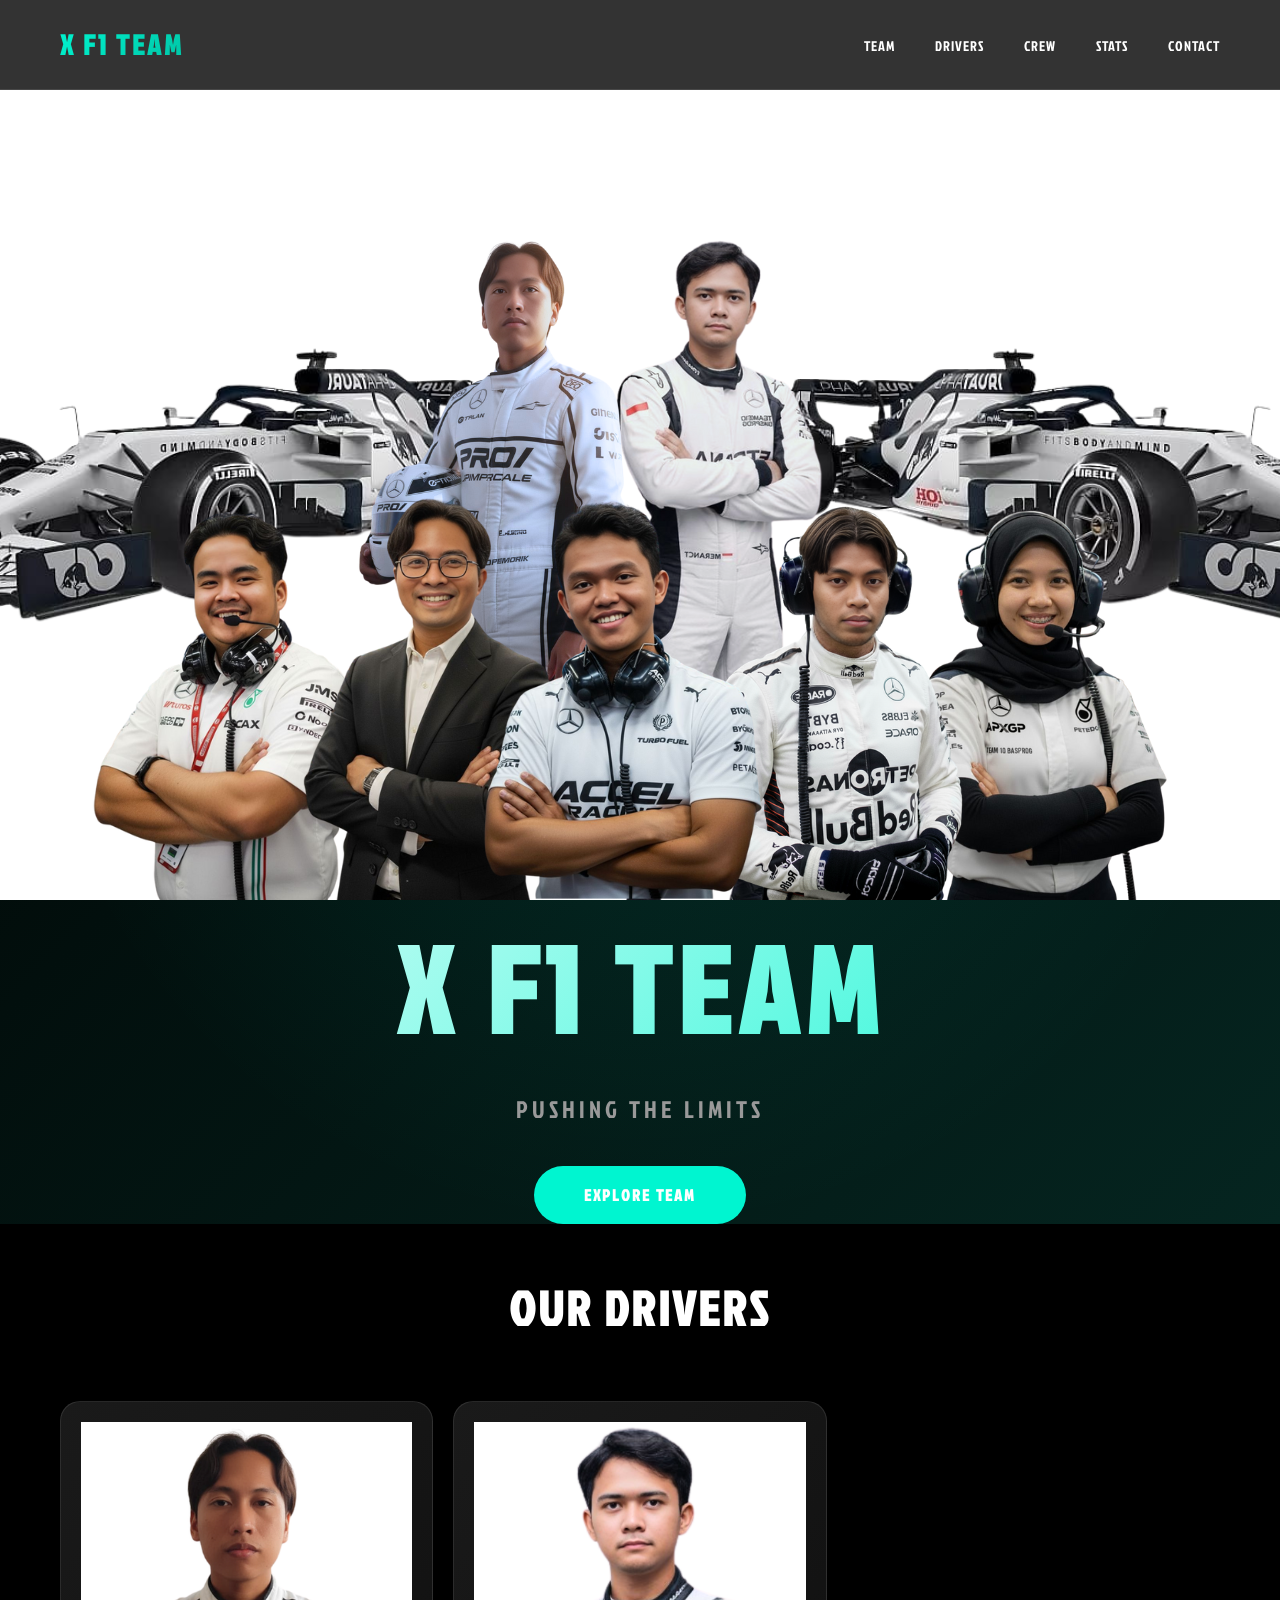
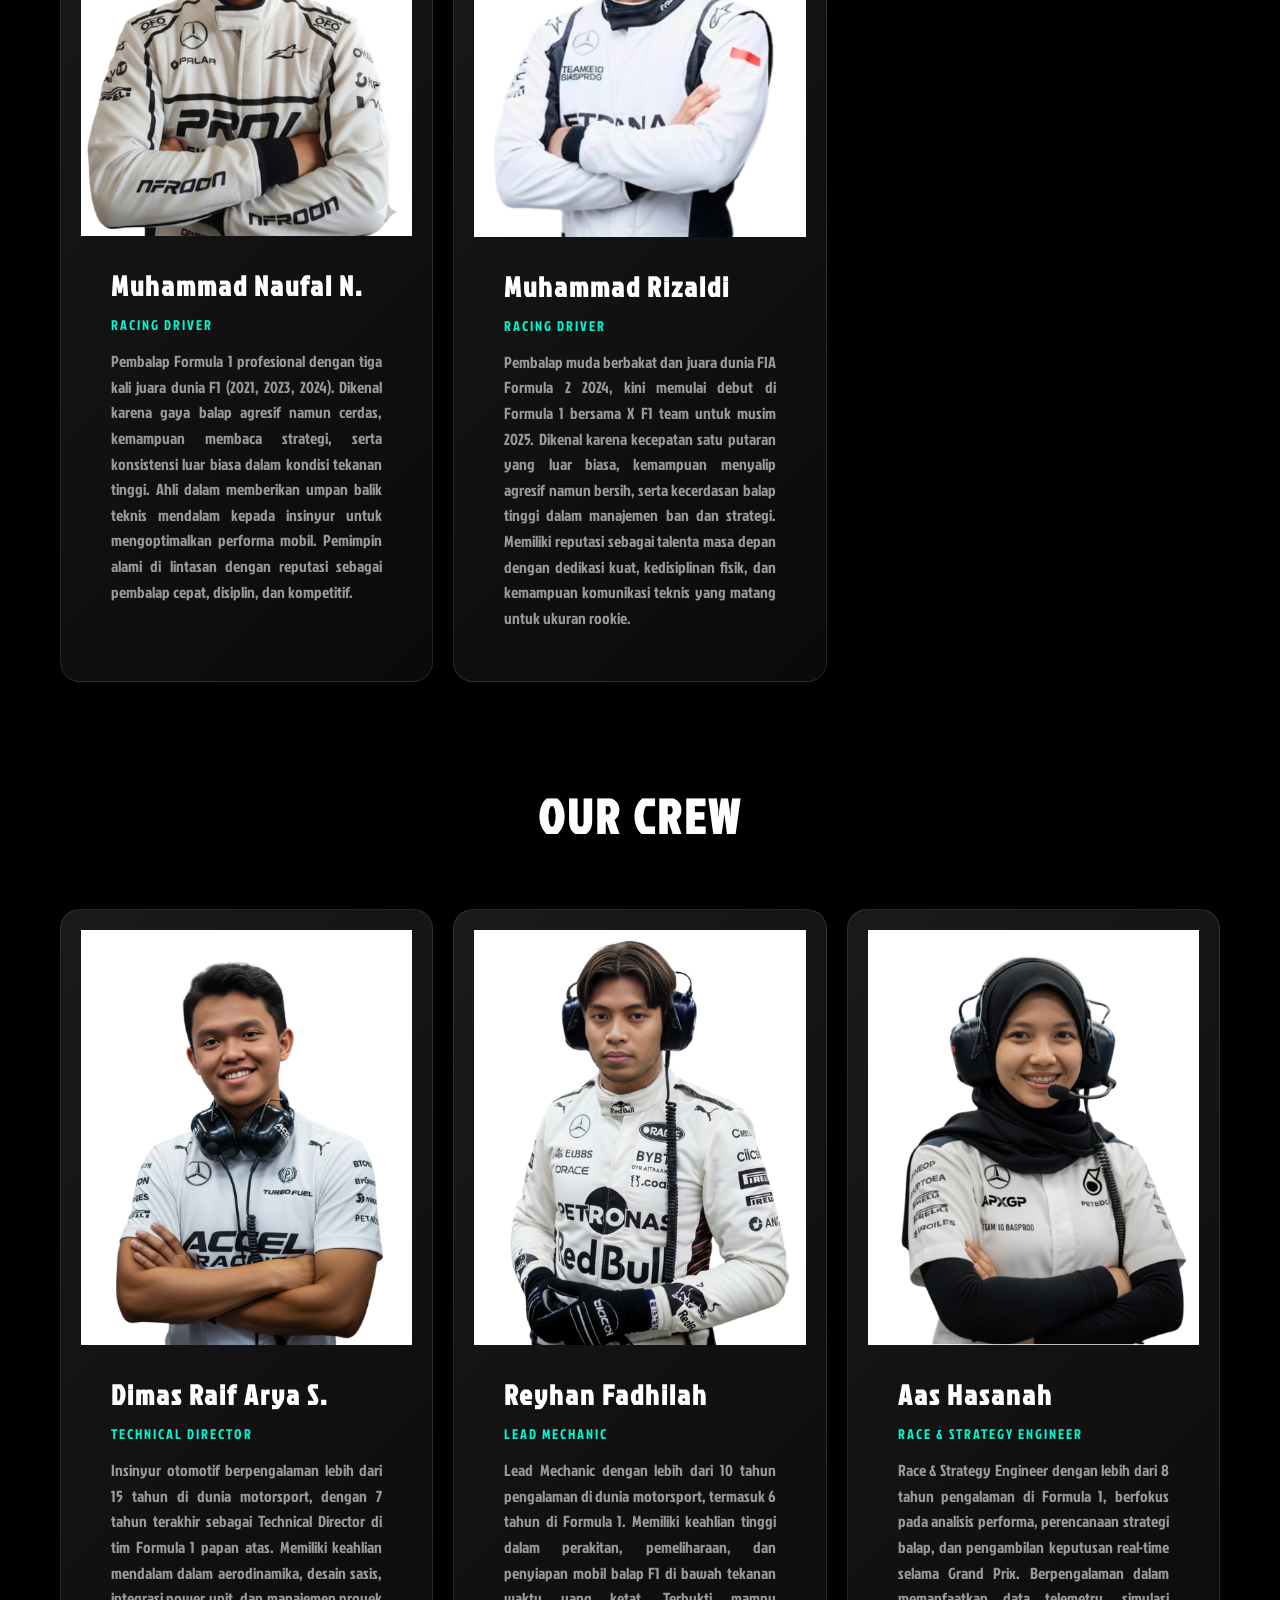
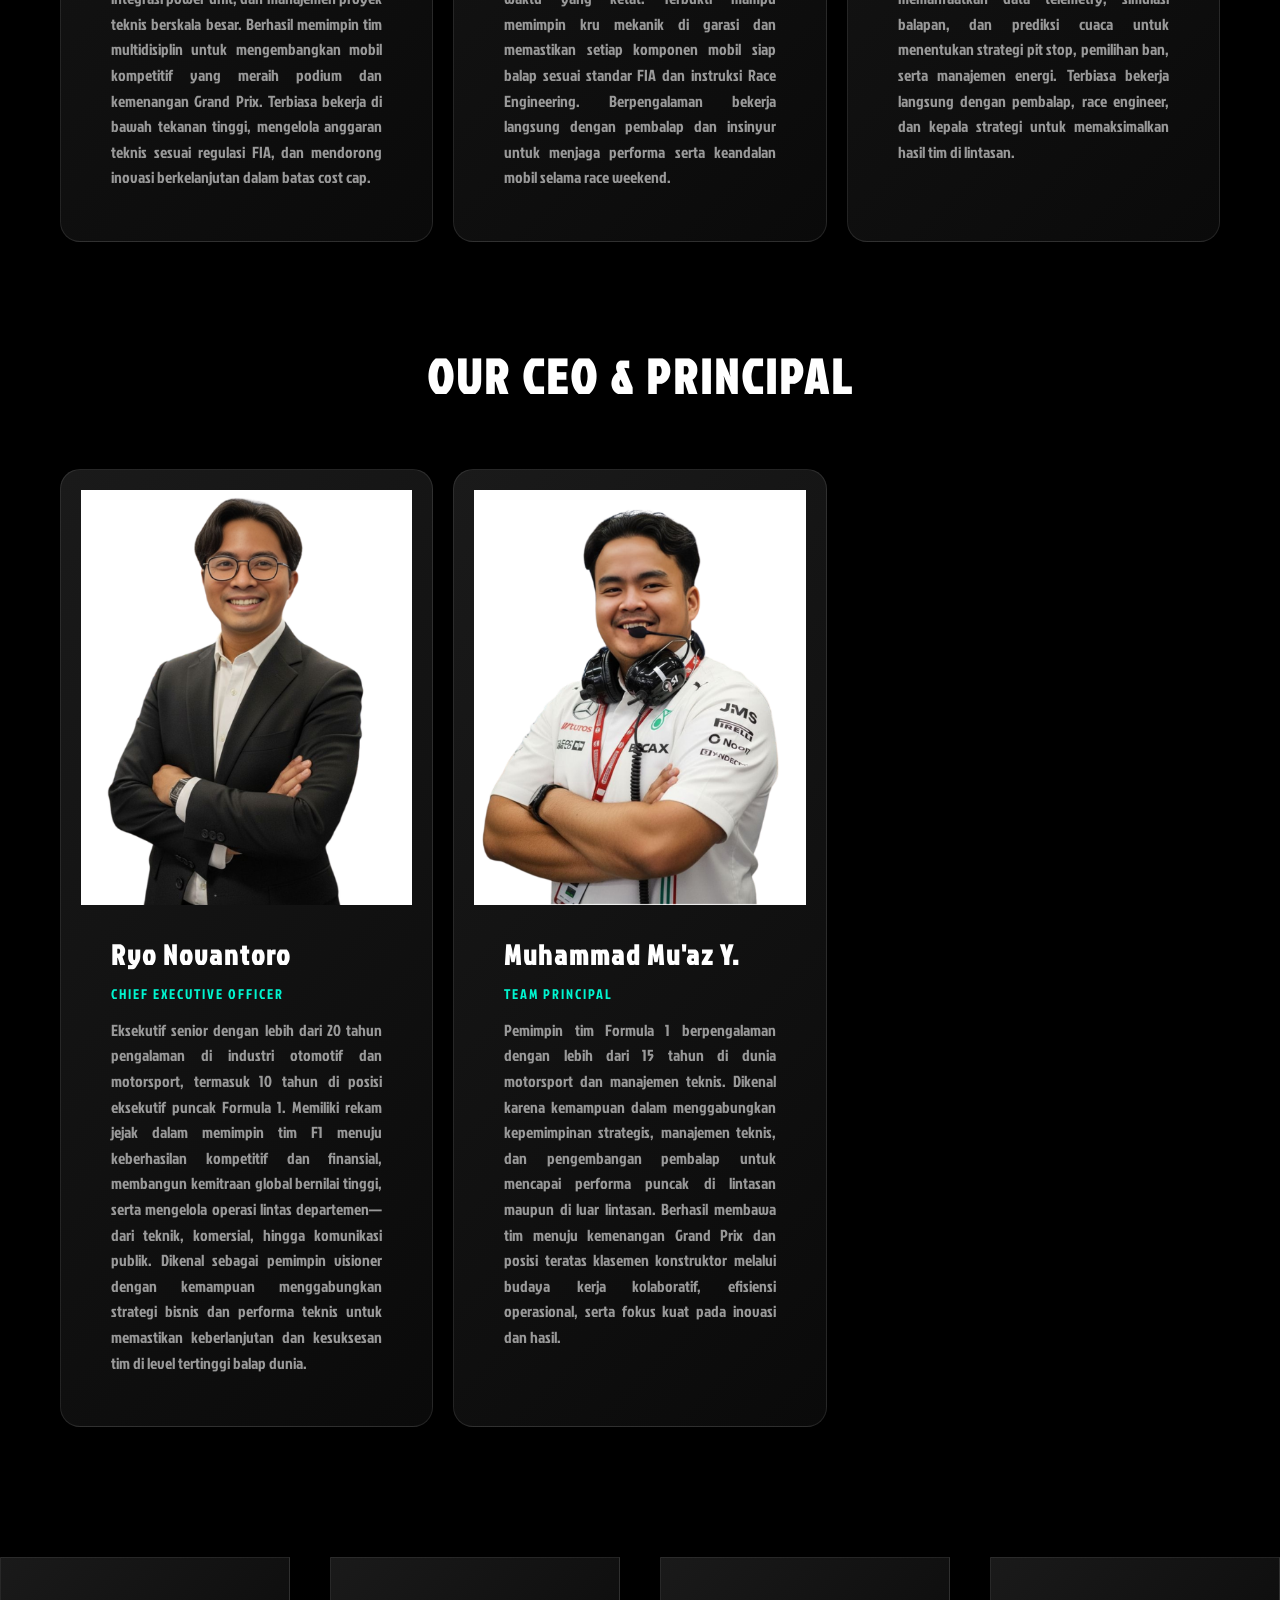
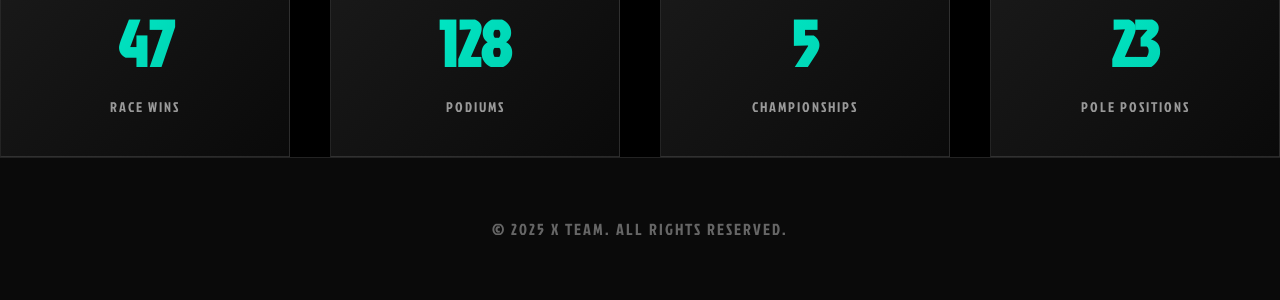
<file: index.html>
<!DOCTYPE html>
<html lang="en">
<head>
    <meta charset="UTF-8">
    <meta name="viewport" content="width=device-width, initial-scale=1.0">
    <title>X - Formula 1 Team</title>
    <link rel="stylesheet" href="css/style.css">
</head>
<style>
@import url('https://fonts.googleapis.com/css2?family=Jockey+One&display=swap');
</style>
<body>
    <nav>
        <div class="logo">X F1 TEAM</div> <!-- Replace with your team logo -->
        <ul class="nav-links">
            <li><a href="#team">TEAM</a></li>
            <li><a href="#drivers">DRIVERS</a></li>
            <li><a href="#crew">CREW</a></li>
            <li><a href="#stats">STATS</a></li>
            <li><a href="#contact">CONTACT</a></li>
        </ul>
    </nav>

    <section class="hero">
        <div class="hero-content">
            <img src="img/team.png" alt="">
            <h1>X F1 TEAM</h1>
            <p>PUSHING THE LIMITS</p>
            <a href="#team" class="cta-button">Explore Team</a>
        </div>
    </section>
    

    <section class="section" id="drivers">
        <h2 class="section-title">Our Drivers</h2>
        <div class="team-grid">
            <div class="team-card">
                <div class="card-image"><img src="img/driver1.png" alt=""></div>
                <div class="card-content">
                    <h3>Muhammad Naufal N.</h3>
                    <div class="role">Racing Driver</div>
                    <p>Pembalap Formula 1 profesional dengan tiga kali juara dunia F1 (2021, 2023, 2024). Dikenal karena gaya balap agresif namun cerdas, kemampuan membaca strategi, serta konsistensi luar biasa dalam kondisi tekanan tinggi. Ahli dalam memberikan umpan balik teknis mendalam kepada insinyur untuk mengoptimalkan performa mobil. Pemimpin alami di lintasan dengan reputasi sebagai pembalap cepat, disiplin, dan kompetitif.</p>
                </div>
            </div>
            <div class="team-card">
               <div class="card-image"><img src="img/driver2.png" alt=""></div>
                <div class="card-content">
                    <h3>Muhammad Rizaldi</h3>
                    <div class="role">Racing Driver</div>
                    <p>Pembalap muda berbakat dan juara dunia FIA Formula 2 2024, kini memulai debut di Formula 1 bersama X F1 team untuk musim 2025. Dikenal karena kecepatan satu putaran yang luar biasa, kemampuan menyalip agresif namun bersih, serta kecerdasan balap tinggi dalam manajemen ban dan strategi. Memiliki reputasi sebagai talenta masa depan dengan dedikasi kuat, kedisiplinan fisik, dan kemampuan komunikasi teknis yang matang untuk ukuran rookie.</p>
                </div>
            </div>
        </div>
    </section>

     <section class="section" id="crew">
        <h2 class="section-title">Our CREW</h2>
        <div class="team-grid">
             <div class="team-card">
                <div class="card-image"><img src="img/dimas.png" alt=""></div>
                <div class="card-content">
                    <h3>Dimas Raif Arya S.</h3>
                    <div class="role">Technical Director</div>
                    <p>Insinyur otomotif berpengalaman lebih dari 15 tahun di dunia motorsport, dengan 7 tahun terakhir sebagai Technical Director di tim Formula 1 papan atas. Memiliki keahlian mendalam dalam aerodinamika, desain sasis, integrasi power unit, dan manajemen proyek teknis berskala besar. Berhasil memimpin tim multidisiplin untuk mengembangkan mobil kompetitif yang meraih podium dan kemenangan Grand Prix. Terbiasa bekerja di bawah tekanan tinggi, mengelola anggaran teknis sesuai regulasi FIA, dan mendorong inovasi berkelanjutan dalam batas cost cap.</p>
                </div>
            </div>
             <div class="team-card">
                <div class="card-image"><img src="img/repad.png" alt=""></div>
                <div class="card-content">
                    <h3>Reyhan Fadhilah</h3>
                    <div class="role">Lead Mechanic</div>
                    <p>Lead Mechanic dengan lebih dari 10 tahun pengalaman di dunia motorsport, termasuk 6 tahun di Formula 1. Memiliki keahlian tinggi dalam perakitan, pemeliharaan, dan penyiapan mobil balap F1 di bawah tekanan waktu yang ketat. Terbukti mampu memimpin kru mekanik di garasi dan memastikan setiap komponen mobil siap balap sesuai standar FIA dan instruksi Race Engineering. Berpengalaman bekerja langsung dengan pembalap dan insinyur untuk menjaga performa serta keandalan mobil selama race weekend.</p>
                </div>
            </div>
            <div class="team-card">
               <div class="card-image"><img src="img/aas.png" alt=""></div>
                <div class="card-content">
                    <h3>Aas Hasanah</h3>
                    <div class="role">Race & Strategy Engineer</div>
                    <p>Race & Strategy Engineer dengan lebih dari 8 tahun pengalaman di Formula 1, berfokus pada analisis performa, perencanaan strategi balap, dan pengambilan keputusan real-time selama Grand Prix. Berpengalaman dalam memanfaatkan data telemetry, simulasi balapan, dan prediksi cuaca untuk menentukan strategi pit stop, pemilihan ban, serta manajemen energi. Terbiasa bekerja langsung dengan pembalap, race engineer, dan kepala strategi untuk memaksimalkan hasil tim di lintasan.</p>
                </div>
            </div>
        </div>
        </section>
    
    <section class="section" id="team">
        <h2 class="section-title">Our CEO & Principal</h2>
        <div class="team-grid">
            <div class="team-card">
                <div class="card-image"><img src="img/ryo.png" alt=""></div>
                <div class="card-content">
                    <h3>Ryo Novantoro</h3>
                    <div class="role">Chief Executive Officer</div>
                    <p>Eksekutif senior dengan lebih dari 20 tahun pengalaman di industri otomotif dan motorsport, termasuk 10 tahun di posisi eksekutif puncak Formula 1. Memiliki rekam jejak dalam memimpin tim F1 menuju keberhasilan kompetitif dan finansial, membangun kemitraan global bernilai tinggi, serta mengelola operasi lintas departemen—dari teknik, komersial, hingga komunikasi publik. Dikenal sebagai pemimpin visioner dengan kemampuan menggabungkan strategi bisnis dan performa teknis untuk memastikan keberlanjutan dan kesuksesan tim di level tertinggi balap dunia.</p>
                </div>
            </div>
            <div class="team-card">
                <div class="card-image"><img src="img/muaz.png" alt=""></div>
                <div class="card-content">
                    <h3>Muhammad Mu'az Y. </h3>
                    <div class="role">Team Principal</div>
                    <p>Pemimpin tim Formula 1 berpengalaman dengan lebih dari 15 tahun di dunia motorsport dan manajemen teknis. Dikenal karena kemampuan dalam menggabungkan kepemimpinan strategis, manajemen teknis, dan pengembangan pembalap untuk mencapai performa puncak di lintasan maupun di luar lintasan. Berhasil membawa tim menuju kemenangan Grand Prix dan posisi teratas klasemen konstruktor melalui budaya kerja kolaboratif, efisiensi operasional, serta fokus kuat pada inovasi dan hasil.</p>
                </div>
            </div>
    </section>
   

    

        <div class="stats" id="stats">
            <div class="stat-card">
                <div class="stat-number">47</div>
                <div class="stat-label">Race Wins</div>
            </div>
            <div class="stat-card">
                <div class="stat-number">128</div>
                <div class="stat-label">Podiums</div>
            </div>
            <div class="stat-card">
                <div class="stat-number">5</div>
                <div class="stat-label">Championships</div>
            </div>
            <div class="stat-card">
                <div class="stat-number">23</div>
                <div class="stat-label">Pole Positions</div>
            </div>
        </div>
    </section>

    <footer id="contact">
        <p>© 2025 X TEAM. ALL RIGHTS RESERVED.</p>
    </footer>

    <script>
        document.querySelectorAll('a[href^="#"]').forEach(anchor => { 
                e.preventDefault();
                const target = document.querySelector(this.getAttribute('href'));
                if (target) {
                    target.scrollIntoView({ behavior: 'smooth', block: 'start' });
                }
            });
        });

        const cards = document.querySelectorAll('.team-card');
        cards.forEach(card => {
            card.addEventListener('mouseenter', function() {
                this.style.transform = 'translateY(-10px)';
            });
            card.addEventListener('mouseleave', function() {
                this.style.transform = 'translateY(0)';
            });
        });
    </script>
</body>
</html>
</file>
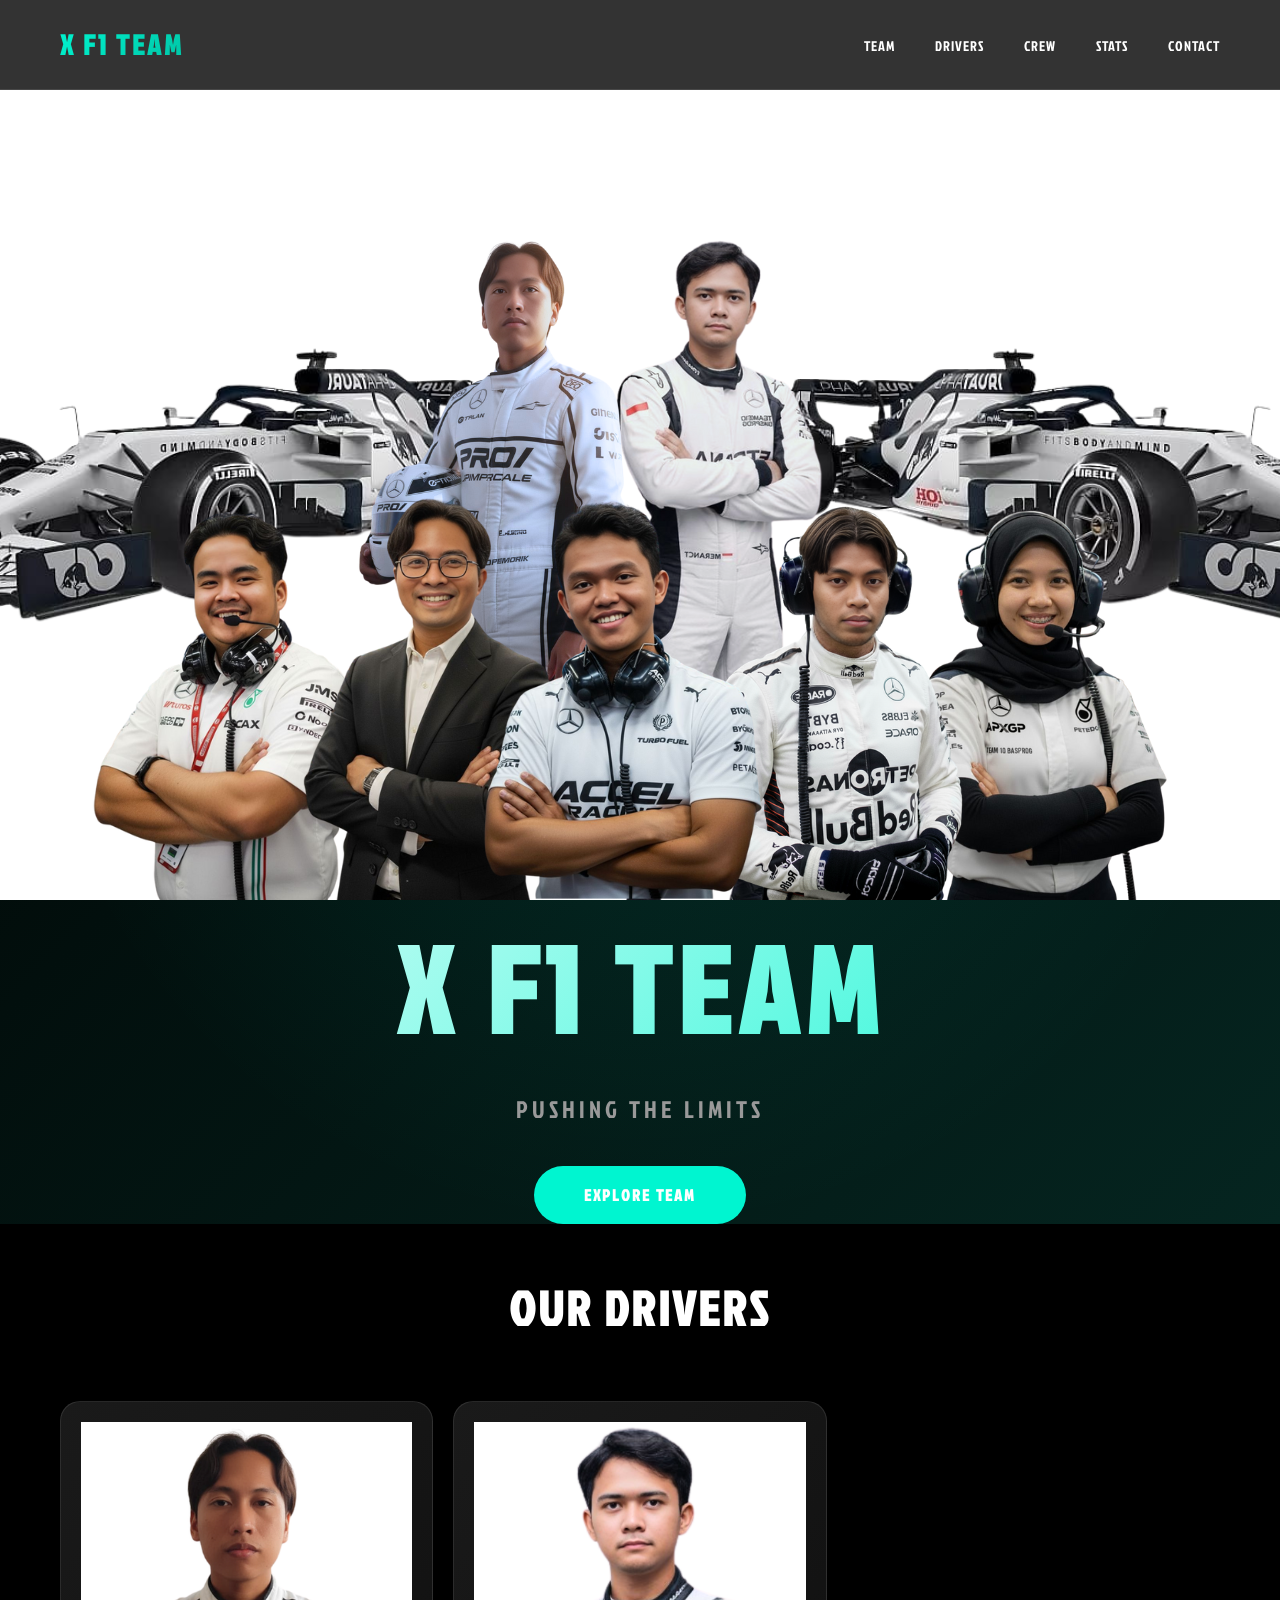
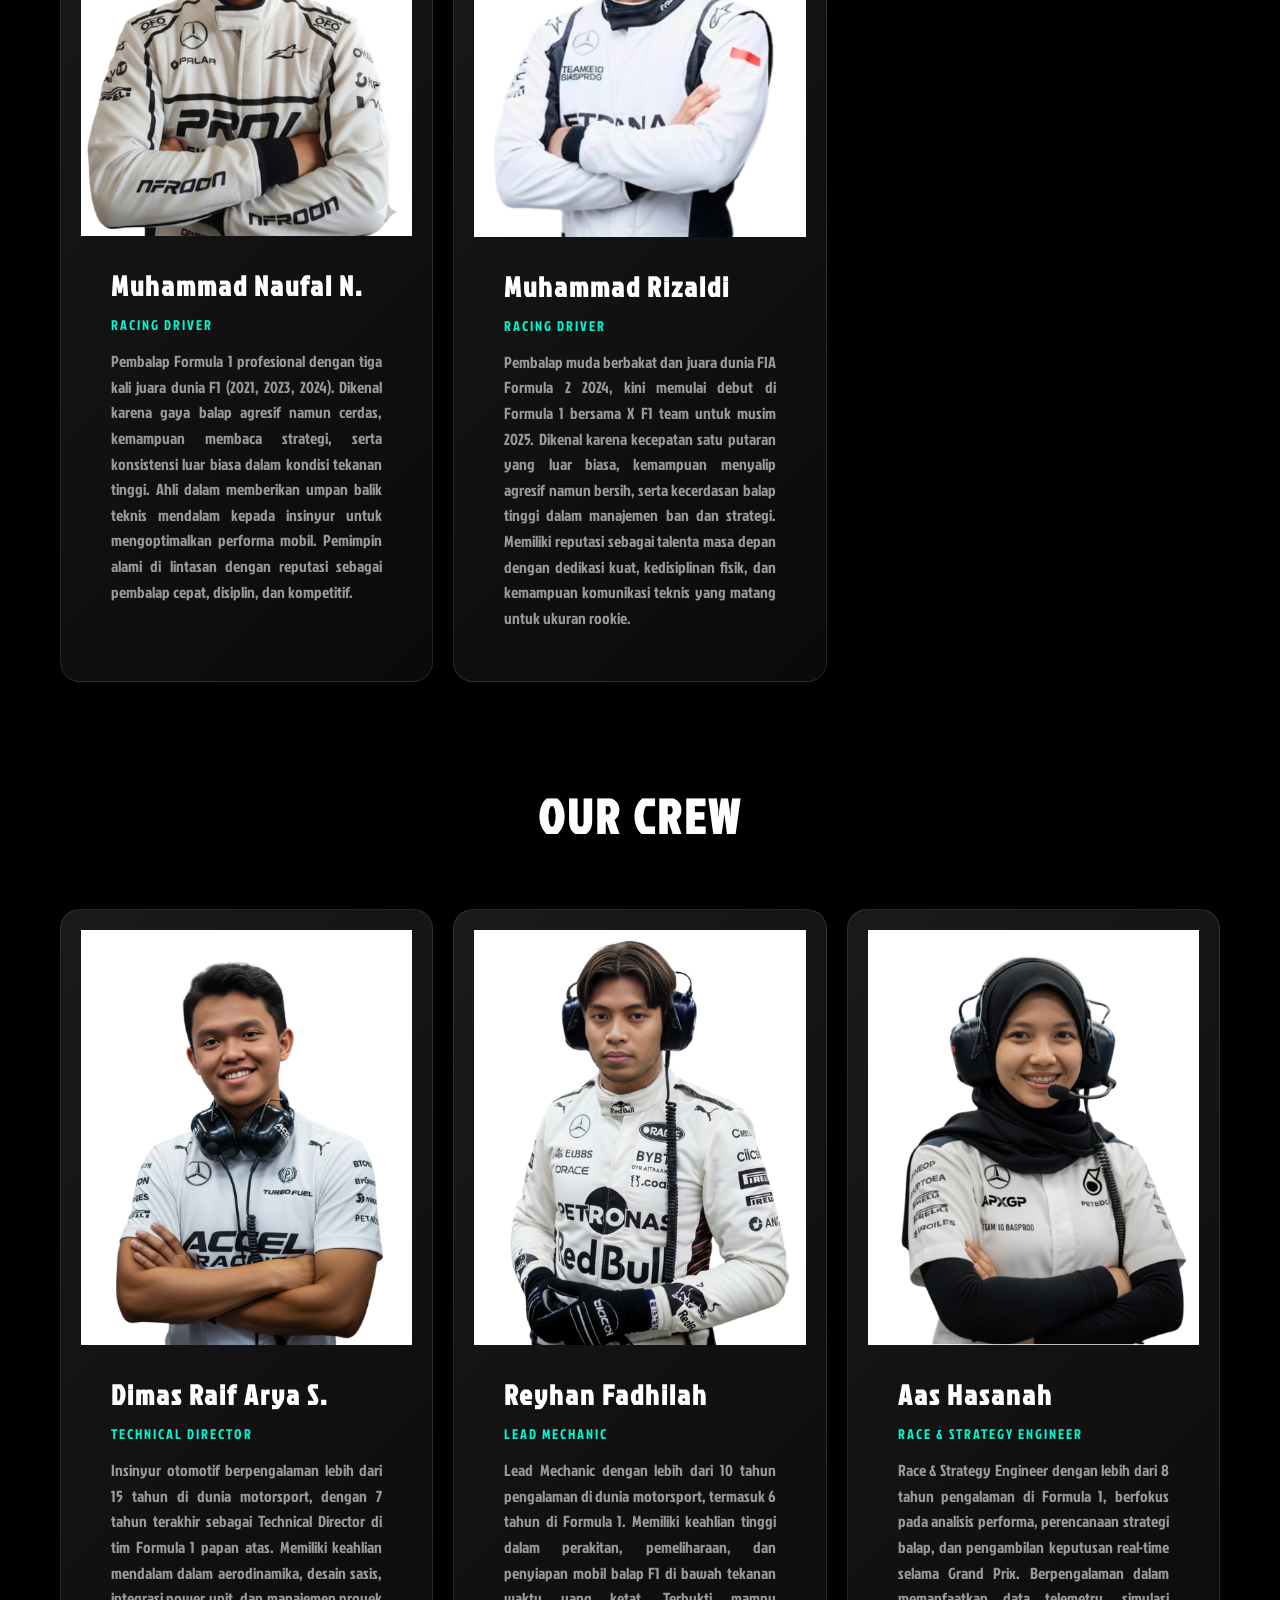
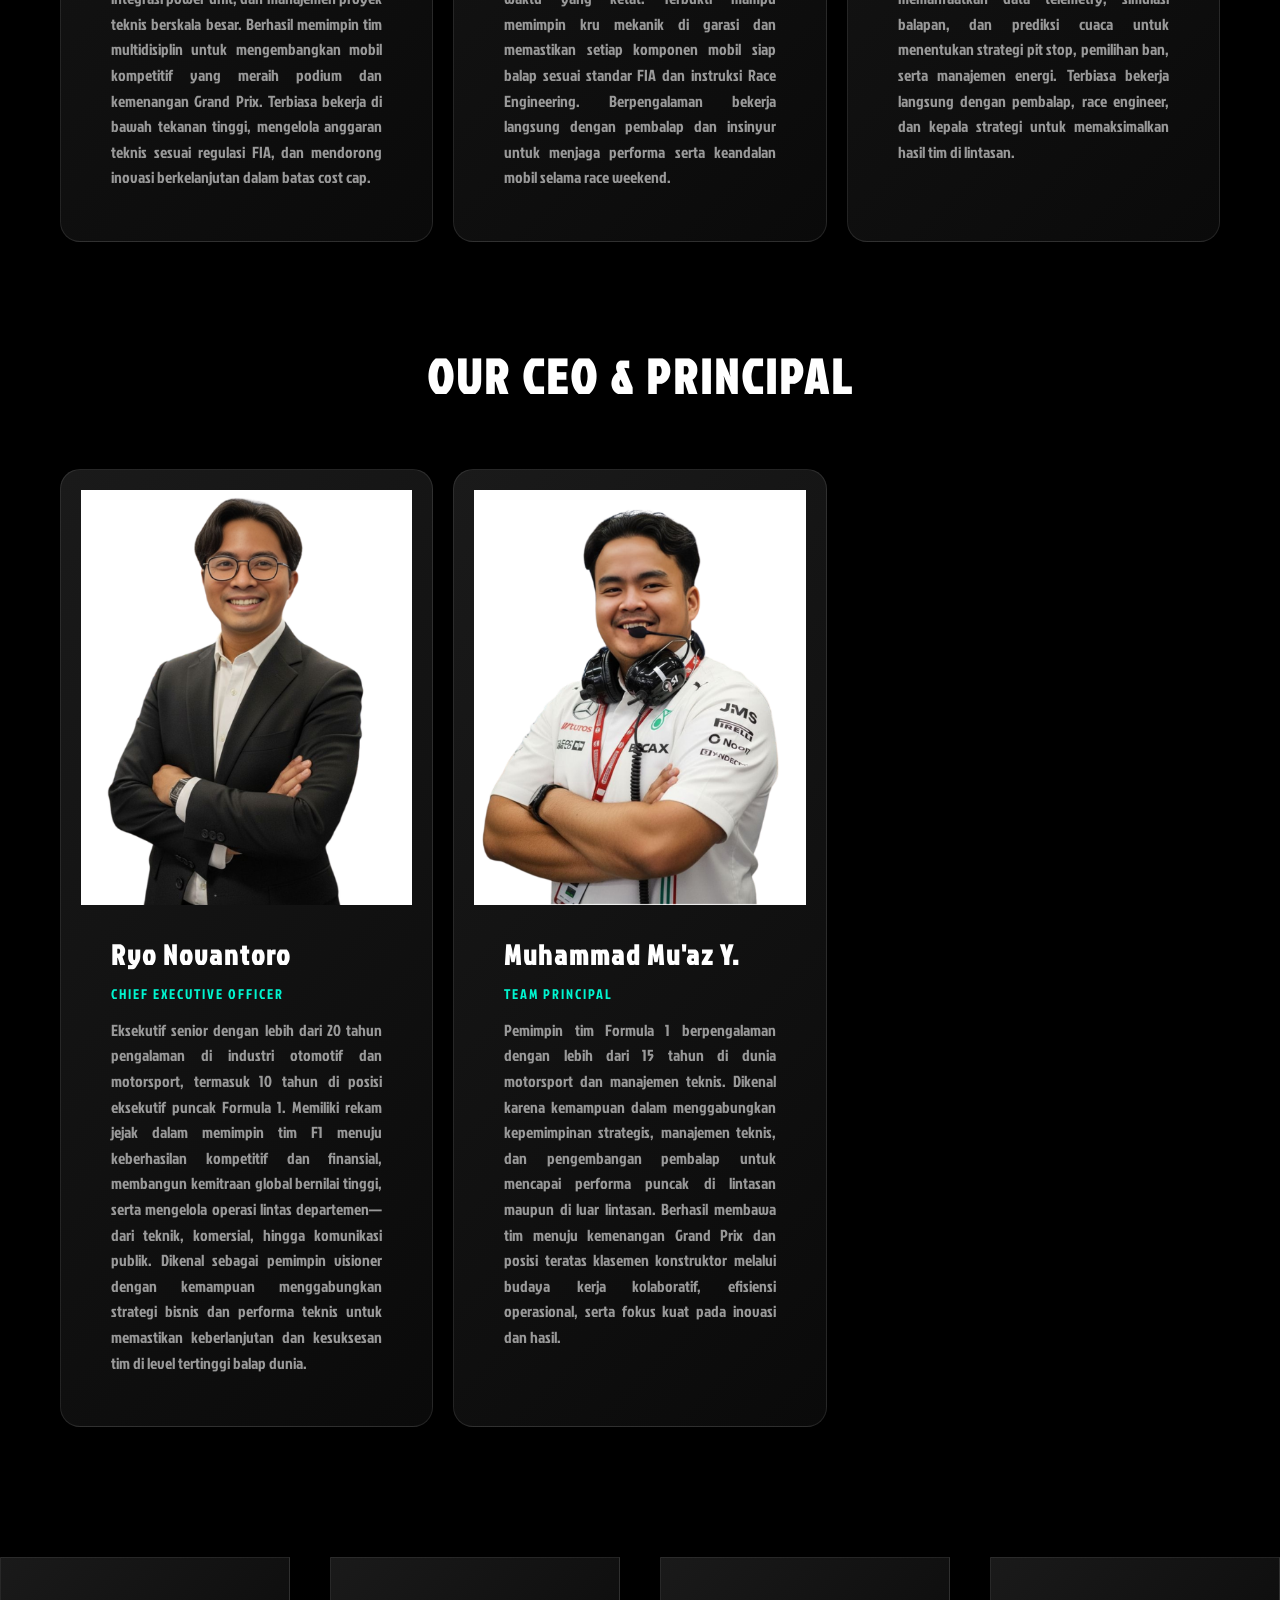
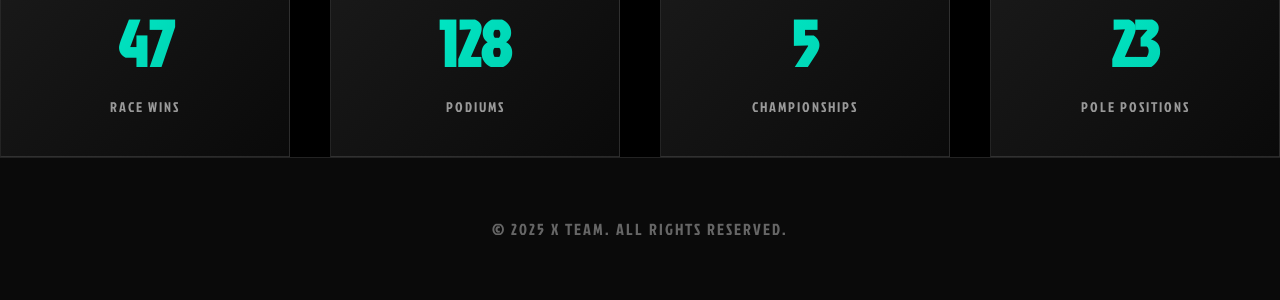
<file: mainpage.html>
<!DOCTYPE html>
<html lang="en">
<head>
    <meta charset="UTF-8">
    <meta name="viewport" content="width=device-width, initial-scale=1.0">
    <title>APEX Racing - Formula 1 Team</title>
    <link rel="stylesheet" href="css/style.css">
</head>
<style>
@import url('https://fonts.googleapis.com/css2?family=Jockey+One&display=swap');
</style>
<body>
    <nav>
        <div class="logo">X F1 TEAM</div> <!-- Replace with your team logo -->
        <ul class="nav-links">
            <li><a href="#team">TEAM</a></li> <!-- Changed from HOME to TEAM -->
            <li><a href="#drivers">DRIVERS</a></li>
            <li><a href="#crew">CREW</a></li>
            <li><a href="#stats">STATS</a></li>
            <li><a href="#contact">CONTACT</a></li>
        </ul>
    </nav>

    <section class="hero">
        <div class="hero-content">
            <img src="img/team.png" alt="">
            <h1>X F1 TEAM</h1>
            <p>PUSHING THE LIMITS</p>
            <a href="#team" class="cta-button">Explore Team</a>
        </div>
    </section>
    

    <section class="section" id="drivers">
        <h2 class="section-title">Our Drivers</h2>
        <div class="team-grid">
            <div class="team-card">
                <div class="card-image"><img src="img/driver1.png" alt=""></div>
                <div class="card-content">
                    <h3>Muhammad Naufal N.</h3>
                    <div class="role">Racing Driver</div>
                    <p>Pembalap Formula 1 profesional dengan tiga kali juara dunia F1 (2021, 2023, 2024). Dikenal karena gaya balap agresif namun cerdas, kemampuan membaca strategi, serta konsistensi luar biasa dalam kondisi tekanan tinggi. Ahli dalam memberikan umpan balik teknis mendalam kepada insinyur untuk mengoptimalkan performa mobil. Pemimpin alami di lintasan dengan reputasi sebagai pembalap cepat, disiplin, dan kompetitif.</p>
                </div>
            </div>
            <div class="team-card">
               <div class="card-image"><img src="img/driver2.png" alt=""></div>
                <div class="card-content">
                    <h3>Muhammad Rizaldi</h3>
                    <div class="role">Racing Driver</div>
                    <p>Pembalap muda berbakat dan juara dunia FIA Formula 2 2024, kini memulai debut di Formula 1 bersama X F1 team untuk musim 2025. Dikenal karena kecepatan satu putaran yang luar biasa, kemampuan menyalip agresif namun bersih, serta kecerdasan balap tinggi dalam manajemen ban dan strategi. Memiliki reputasi sebagai talenta masa depan dengan dedikasi kuat, kedisiplinan fisik, dan kemampuan komunikasi teknis yang matang untuk ukuran rookie.</p>
                </div>
            </div>
        </div>
        
    </section>
     <section class="section" id="crew">
        <h2 class="section-title">Our CREW</h2>
        <div class="team-grid">
             <div class="team-card">
                <div class="card-image"><img src="img/dimas.png" alt=""></div>
                <div class="card-content">
                    <h3>Dimas Raif Arya S.</h3>
                    <div class="role">Technical Director</div>
                    <p>Insinyur otomotif berpengalaman lebih dari 15 tahun di dunia motorsport, dengan 7 tahun terakhir sebagai Technical Director di tim Formula 1 papan atas. Memiliki keahlian mendalam dalam aerodinamika, desain sasis, integrasi power unit, dan manajemen proyek teknis berskala besar. Berhasil memimpin tim multidisiplin untuk mengembangkan mobil kompetitif yang meraih podium dan kemenangan Grand Prix. Terbiasa bekerja di bawah tekanan tinggi, mengelola anggaran teknis sesuai regulasi FIA, dan mendorong inovasi berkelanjutan dalam batas cost cap.</p>
                </div>
            </div>
             <div class="team-card">
                <div class="card-image"><img src="img/repad.png" alt=""></div>
                <div class="card-content">
                    <h3>Reyhan Fadhilah</h3>
                    <div class="role">Lead Mechanic</div>
                    <p>Lead Mechanic dengan lebih dari 10 tahun pengalaman di dunia motorsport, termasuk 6 tahun di Formula 1. Memiliki keahlian tinggi dalam perakitan, pemeliharaan, dan penyiapan mobil balap F1 di bawah tekanan waktu yang ketat. Terbukti mampu memimpin kru mekanik di garasi dan memastikan setiap komponen mobil siap balap sesuai standar FIA dan instruksi Race Engineering. Berpengalaman bekerja langsung dengan pembalap dan insinyur untuk menjaga performa serta keandalan mobil selama race weekend.</p>
                </div>
            </div>
            <div class="team-card">
               <div class="card-image"><img src="img/aas.png" alt=""></div>
                <div class="card-content">
                    <h3>Aas Hasanah</h3>
                    <div class="role">Race & Strategy Engineer</div>
                    <p>Race & Strategy Engineer dengan lebih dari 8 tahun pengalaman di Formula 1, berfokus pada analisis performa, perencanaan strategi balap, dan pengambilan keputusan real-time selama Grand Prix. Berpengalaman dalam memanfaatkan data telemetry, simulasi balapan, dan prediksi cuaca untuk menentukan strategi pit stop, pemilihan ban, serta manajemen energi. Terbiasa bekerja langsung dengan pembalap, race engineer, dan kepala strategi untuk memaksimalkan hasil tim di lintasan.</p>
                </div>
            </div>
        </div>

        </section>
    

    <section class="section" id="team">
        <h2 class="section-title">Our CEO & Principal</h2>
        <div class="team-grid">
            <div class="team-card">
                <div class="card-image"><img src="img/ryo.png" alt=""></div>
                <div class="card-content">
                    <h3>Ryo Novantoro</h3>
                    <div class="role">Chief Executive Officer</div>
                    <p>Eksekutif senior dengan lebih dari 20 tahun pengalaman di industri otomotif dan motorsport, termasuk 10 tahun di posisi eksekutif puncak Formula 1. Memiliki rekam jejak dalam memimpin tim F1 menuju keberhasilan kompetitif dan finansial, membangun kemitraan global bernilai tinggi, serta mengelola operasi lintas departemen—dari teknik, komersial, hingga komunikasi publik. Dikenal sebagai pemimpin visioner dengan kemampuan menggabungkan strategi bisnis dan performa teknis untuk memastikan keberlanjutan dan kesuksesan tim di level tertinggi balap dunia.</p>
                </div>
            </div>
            <div class="team-card">
                <div class="card-image"><img src="img/muaz.png" alt=""></div>
                <div class="card-content">
                    <h3>Muhammad Mu'az Y. </h3>
                    <div class="role">Team Principal</div>
                    <p>Pemimpin tim Formula 1 berpengalaman dengan lebih dari 15 tahun di dunia motorsport dan manajemen teknis. Dikenal karena kemampuan dalam menggabungkan kepemimpinan strategis, manajemen teknis, dan pengembangan pembalap untuk mencapai performa puncak di lintasan maupun di luar lintasan. Berhasil membawa tim menuju kemenangan Grand Prix dan posisi teratas klasemen konstruktor melalui budaya kerja kolaboratif, efisiensi operasional, serta fokus kuat pada inovasi dan hasil.</p>
                </div>
            </div>
    </section>
   

    

        <div class="stats" id="stats">
            <div class="stat-card">
                <div class="stat-number">47</div>
                <div class="stat-label">Race Wins</div>
            </div>
            <div class="stat-card">
                <div class="stat-number">128</div>
                <div class="stat-label">Podiums</div>
            </div>
            <div class="stat-card">
                <div class="stat-number">5</div>
                <div class="stat-label">Championships</div>
            </div>
            <div class="stat-card">
                <div class="stat-number">23</div>
                <div class="stat-label">Pole Positions</div>
            </div>
        </div>
    </section>

    <footer id="contact">
        <p>© 2025 X TEAM. ALL RIGHTS RESERVED.</p>
    </footer>

    <script>
        document.querySelectorAll('a[href^="#"]').forEach(anchor => {
            anchor.addEventListener('click', function (e) {
                e.preventDefault();
                const target = document.querySelector(this.getAttribute('href'));
                if (target) {
                    target.scrollIntoView({ behavior: 'smooth', block: 'start' });
                }
            });
        });

        const cards = document.querySelectorAll('.team-card');
        cards.forEach(card => {
            card.addEventListener('mouseenter', function() {
                this.style.transform = 'translateY(-10px)';
            });
            card.addEventListener('mouseleave', function() {
                this.style.transform = 'translateY(0)';
            });
        });
    </script>
</body>
</html>
</file>
<file: css/style.css>
* {
            margin: 0;
            padding: 0;
            box-sizing: border-box;
        }
        .jockey-one-regular {
            font-family: "Jockey One", sans-serif;
            font-weight: 400;
             font-style: normal;
        }


        body {
            font-family: 'Jockey One', sans-serif;
            margin: 0;
            padding: 0;
            background: #000;
            color: #fff;
            overflow-x: hidden;
        }

        nav {
            position: fixed;
            top: 0;
            width: 100%;
            display: flex;
            justify-content: space-between;
            align-items: center;
            padding: 25px 60px;
            background: rgba(0, 0, 0, 0.8);
            backdrop-filter: blur(10px);
            z-index: 1000;
            border-bottom: 1px solid rgba(255, 255, 255, 0.1);
        }

        .logo {
            font-size: 28px;
            font-weight: bold;
            letter-spacing: 3px;
            background: linear-gradient(135deg, #00f5d0, #00c4a6);
            -webkit-background-clip: text;
            -webkit-text-fill-color: transparent;
        }

        .nav-links {
            display: flex;
            gap: 40px;
            list-style: none;
        }

        .nav-links a {
            color: #fff;
            text-decoration: none;
            font-size: 14px;
            letter-spacing: 1px;
            transition: color 0.3s;
        }

        .nav-links a:hover {
            color: #00f5d0;
        }

        .hero { /* Hero section */
            height: auto;
            min-height: 100vh;
            width: 100%;
            display: flex;
            align-items: center;
            justify-content: center;
            position: relative;
            background: linear-gradient(135deg, #000000 0%, #052520 100%);
            overflow: hidden;
        }

        .hero::before {  /* Animated background effect */
            content: '';
            position: absolute;
            width: 100%;
            height: 100%;
            background: radial-gradient(circle, rgba(0, 245, 208, 0.1) 0%, transparent 70%);
            animation: pulse 8s ease-in-out infinite;
        }

        @keyframes pulse {
            0%, 100% { transform: scale(1); opacity: 0.5; }
            50% { transform: scale(1.2); opacity: 0.8; }
        }

        .hero-content { /* Content container */
            position: relative;
            z-index: 2;
            text-align: center;
            height: auto;
            z-index: 1;
            animation: fadeInUp 1s ease-out;
        }

        @keyframes fadeInUp { /* Fade-in animation */
            from {
                opacity: 0;
                transform: translateY(30px);
            }
            to {
                opacity: 1;
                transform: translateY(0);
            }
        }

        .hero h1 { /* Main heading */
            font-size: 120px;
            font-weight: 900;
            letter-spacing: 8px;
            margin-bottom: 20px;
            background: linear-gradient(135deg, #fff, #00f5d0);
            -webkit-background-clip: text;
            -webkit-text-fill-color: transparent;
            text-transform: uppercase;
        }

        .hero p { /* Subheading */
            font-size: 24px;
            letter-spacing: 4px;
            color: #999;
            margin-bottom: 40px;
        }

        .cta-button { /* Call-to-action button */
            display: inline-block;
            padding: 18px 50px;
            background: #00f5d0;
            color: #fff;
            text-decoration: none;
            font-size: 16px;
            letter-spacing: 2px;
            border-radius: 50px;
            transition: all 0.3s;
            text-transform: uppercase;
            font-weight: bold;
        }

        .cta-button:hover { /* Button hover effect */
            transform: translateY(-3px);
            box-shadow: 0 10px 30px rgba(0, 245, 208, 0.3);
        }

        .section { /* Section styling */
            padding: 50px 60px; /* Increased padding for better spacing */
            max-width: 2400px; /* Increased max-width for larger screens */
            margin: 0 auto;
            text-align: center;
            border-radius: 20px;
        }

        .section-title { /* Section titles */
            font-size: 48px;
            font-weight: 900;
            letter-spacing: 3px;
            margin-bottom: 60px;
            text-transform: uppercase;
        }

        .team-grid { /* Team member grid */
            display: grid;
            grid-template-columns: repeat(3, 1fr); /* 3 columns */
            gap: 20px;
            margin-top: 20px;
        }

        .team-card { /* Individual team member card */
            padding: 20px; /* Increased padding for better spacing */
            border-radius: 20px; /* Rounded corners */
            background: linear-gradient(135deg, #1a1a1a, #0a0a0a);
            border: 1px solid rgba(255, 255, 255, 0.1);
            overflow: hidden; /* Ensure content doesn't overflow */
            transition: all 0.4s; /* Smooth transition */
            cursor: pointer; /* Pointer cursor on hover */
            position: relative; /* For pseudo-element */
        }

        .team-card::before { /* Animated gradient overlay */
            content: ''; 
            position: absolute;
            top: 10%;
            left: 100%;
            width: 100%;
            height: 80%;
            background: linear-gradient(90deg, transparent, rgba(0, 245, 208, 0.15), transparent);
            transition: left 0.5s;
        }

        .team-card:hover::before { /* Move overlay on hover */
            left: 100%;
        }

        .team-card:hover { /* Hover effect */
            transform: translateY(-10px);
            border-color: #00f5d0;
            box-shadow: 0 20px 40px rgba(0, 245, 208, 0.2);
        }

        .card-image { // Container for image
            width: 100%;
            height: 100; /* Fixed height for uniformity */
            background: linear-gradient(135deg, #2a2a2a, #1a1a1a);
            display: flex;
            align-items: center;
            justify-content: center;
            font-size: 80px;
            color: rgba(255, 255, 255, 0.1);
        }

        .card-image img {
            width: 100%;
            height: 100%;
            object-fit: contain; /* Memastikan seluruh gambar terlihat tanpa terpotong */
            object-position: center; /* Memusatkan gambar di dalam wadah */
        }

        .card-content { /* Content inside the card */
            text-align: justify;    
            padding: 30px;
        }

        .card-content h3 { /* Name styling */
            font-size: 28px;
            margin-bottom: 10px;
            letter-spacing: 2px;
        }

        .card-content .role { /* Role styling */
            color: #00f5d0;
            font-size: 14px;
            letter-spacing: 2px;
            text-transform: uppercase;
            margin-bottom: 15px;
        }

        .card-content p { /* Description styling */
            color: #999;
            line-height: 1.6;
        }

        .stats { /* Statistics section */
            display: grid; 
            grid-template-columns: repeat(4, 1fr);
            gap: 40px;
            margin-top: 80px;
        }

        .stat-card { /* Individual stat card */
            text-align: center;
            padding: 40px 20px;
            background: linear-gradient(135deg, #1a1a1a, #0a0a0a);
            border: 1px solid rgba(255, 255, 255, 0.1);
            transition: all 0.3s;
        }

        .stat-card:hover { /* Hover effect */
            border-color: #00f5d0;
            transform: scale(1.05);
        }

        .stat-number { /* Number styling */
            font-size: 64px;
            font-weight: 900;
            background: linear-gradient(135deg, #00f5d0, #00c4a6);
            -webkit-background-clip: text;
            -webkit-text-fill-color: transparent;
            margin-bottom: 10px;
        }

        .stat-label { /* Label styling */
            font-size: 14px;
            letter-spacing: 2px;
            color: #999;
            text-transform: uppercase;
        }

        footer { /* Footer styling */
            background: #0a0a0a;
            padding: 60px;
            text-align: center;
            border-top: 1px solid rgba(255, 255, 255, 0.1);
        }

        footer p { /* Footer text */
            color: #666;
            letter-spacing: 2px;
        }

        @media (max-width: 768px) { /* Responsive styles for tablets and smaller devices */
            .hero h1 {
                font-size: 60px;
            }

            .team-grid {
                grid-template-columns: 1fr;
            }

            .stats {
                grid-template-columns: repeat(2, 1fr);
            }

            nav {
                padding: 20px 30px;
            }

            .section {
                padding: 80px 30px;
            }
        }
    </style>
</file>
